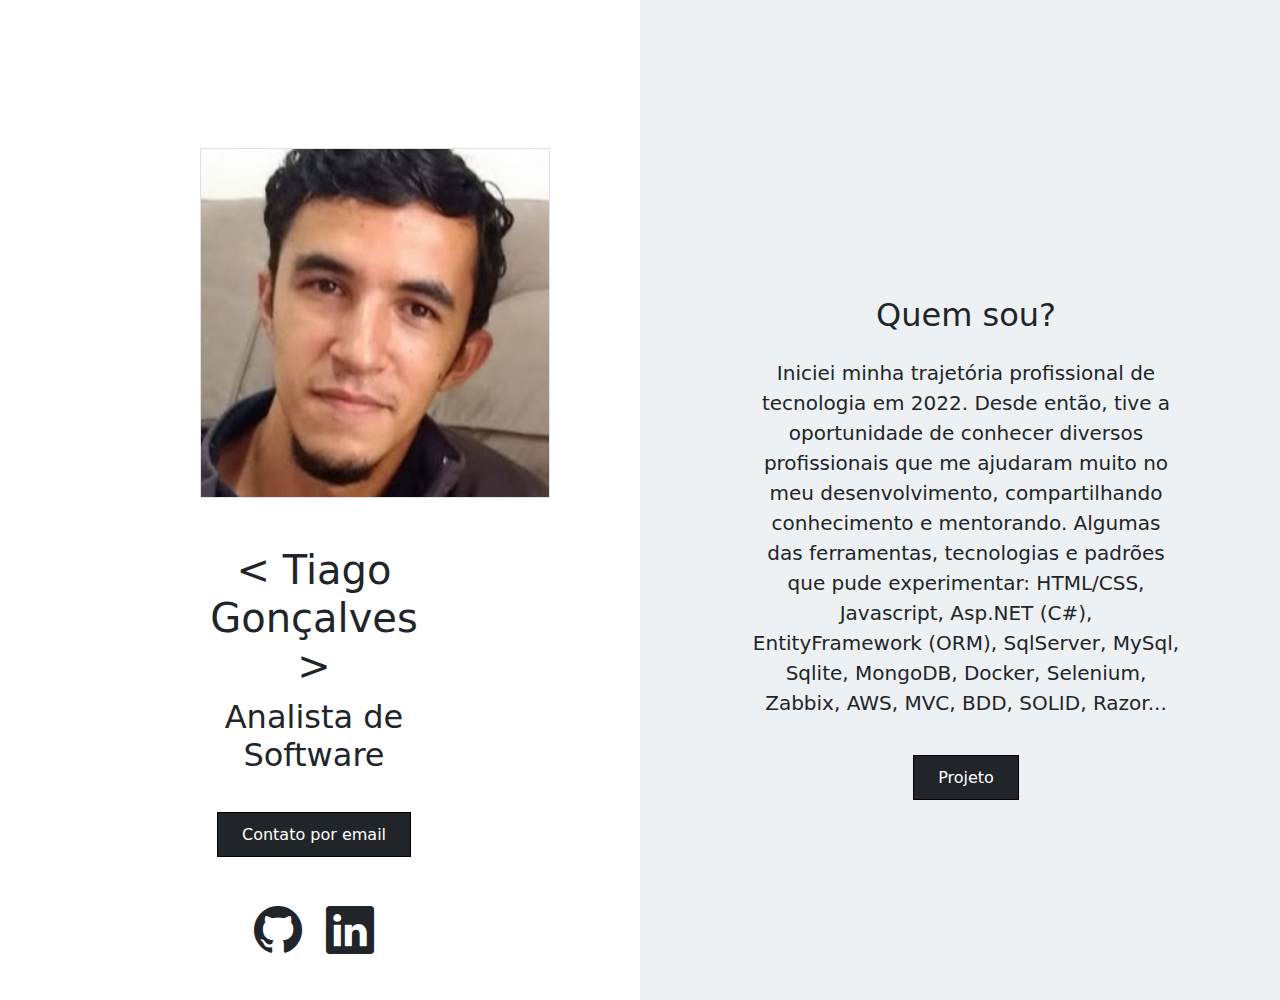
<file: index.html>
<!DOCTYPE html>
<html lang="en">
<head>
    <meta charset="UTF-8">
    <meta name="viewport" content="width=device-width, initial-scale=1.0">
    <title>Tiago Gonçalves | Analista de Software</title>

    <link href="https://cdn.jsdelivr.net/npm/bootstrap@5.3.3/dist/css/bootstrap.min.css" rel="stylesheet" integrity="sha384-QWTKZyjpPEjISv5WaRU9OFeRpok6YctnYmDr5pNlyT2bRjXh0JMhjY6hW+ALEwIH" crossorigin="anonymous">

    <link rel="stylesheet" href="https://cdn.jsdelivr.net/npm/bootstrap-icons@1.11.3/font/bootstrap-icons.min.css">
</head>
<body>

    <div class="row">
        <div class="col-md-6">
            <div class="" style="height: 1000px;padding: 148px 200px;">
    
                <div class="border photo m-auto" style="height: 350px;width: 350px;background-image: url('./assets/perfil.png');background-size: cover;">
    
                </div>
    
                <div class="text-center" style="margin: 48px 0;">
                    <h1>< Tiago Gonçalves ></h1>
                    <h2>Analista de Software</h2>
                </div>
    
                <div class="text-center" style="margin: 0 0 48px;">
                    <a href="#" class="bg-dark" style="border: 1px solid black;padding: 12px 24px;text-decoration: none;color: white;">Contato por email</a>
                </div>
    
                <div class="m-auto">
                    <div class="d-flex justify-content-center">
                        <i style="font-size: 3em;" class="bi bi-github"></i>
                        <i style="font-size: 3em; margin-left: 24px;" class="bi bi-linkedin"></i>
                    </div>
                </div>
    
            </div>
        </div>
    
        <div class="col-md-6"  style="background-color: #EDF1F4;">
            <div class="" style="height: 1000px;padding: 248px 100px;">

                <div class="text-center" style="margin: 48px 0;">   
                    <h2>Quem sou?</h2>                 <p class="mt-4" style="font-size: 20px;">Iniciei minha trajetória profissional de tecnologia em 2022. Desde então, tive a oportunidade de conhecer diversos profissionais que me ajudaram muito no meu desenvolvimento, compartilhando conhecimento e mentorando. Algumas das ferramentas, tecnologias e padrões que pude experimentar: HTML/CSS, Javascript, Asp.NET (C#), EntityFramework (ORM), SqlServer, MySql, Sqlite, MongoDB, Docker, Selenium, Zabbix, AWS, MVC, BDD, SOLID, Razor...</p>
                </div>
    
                <div class="text-center" style="margin: 0 0 48px;">
                    <a href="./pages/login.html" class="bg-dark" style="border: 1px solid black;padding: 12px 24px;text-decoration: none;color: white;">Projeto</a>
                </div>
    
            </div>
        </div>
    </div>    
    
</body>
</html>
</file>
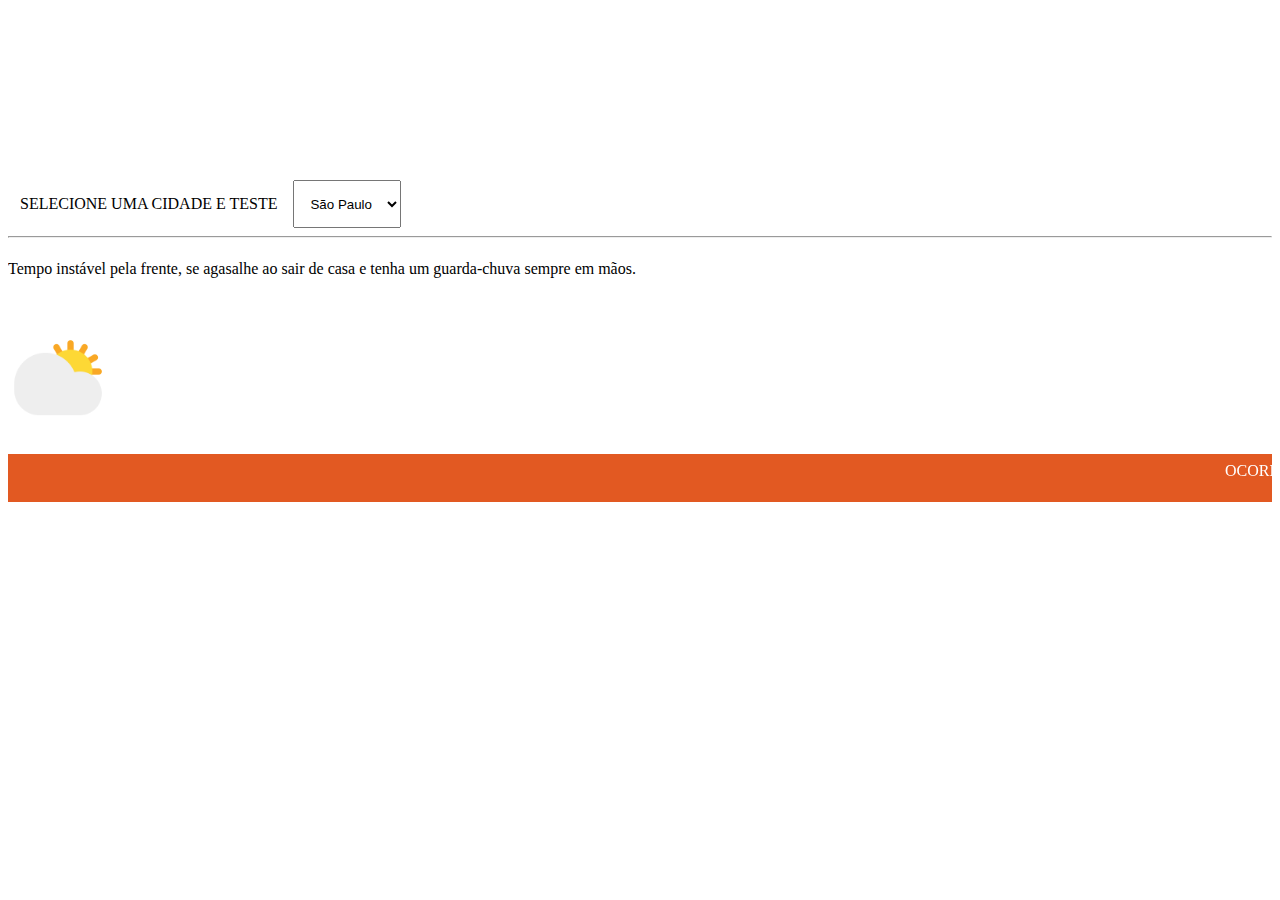
<file: pages/project_2/index.html>
<!DOCTYPE html>
<html lang="en">
  <head>
    <meta charset="UTF-8" />
    <meta name="viewport" content="width=device-width, initial-scale=1.0" />
    <title>WHEATHER API</title>

    <link
      rel="stylesheet"
      href="https://cdnjs.cloudflare.com/ajax/libs/font-awesome/6.0.0/css/all.min.css"
    />

    <link
      rel="stylesheet"
      href="https://mdbcdn.b-cdn.net/wp-content/themes/mdbootstrap4/docs-app/css/dist/mdb5/standard/core.min.css"
    />

    <link
      rel="stylesheet"
      id="roboto-subset.css-css"
      href="https://mdbcdn.b-cdn.net/wp-content/themes/mdbootstrap4/docs-app/css/mdb5/fonts/roboto-subset.css?ver=3.9.0-update.5"
      type="text/css"
      media="all"
    />
  </head>
  <body>
    <div class="row justify-content-center" style="margin-top: 180px">
      <div class="col-md-5">
        <div class="card" style="overflow: hidden">
          <div class="row">
            <div class="row p-2 justify-content-center">
              <a
                style="
                  padding: 12px;
                  max-width: 300px;
                  height: 48px;
                  margin: auto;
                "
                >SELECIONE UMA CIDADE E TESTE</a
              >
              <select
                id="cidades"
                style="
                  padding: 12px;
                  max-width: 200px;
                  height: 48px;
                  margin: auto;
                "
                class="form-select mb-2"
                aria-label="Default select example"
              >
                <option value="0">São Paulo</option>
                <option value="1">Paris</option>
                <option value="2">New York</option>
                <option value="3">Kyiv</option>
                <option value="4">Singapore</option>
              </select>
              <hr />
            </div>
            <div class="col-md-8">
              <div class="card-body">
                <h5 class="card-title" id="cidade"></h5>
                <p class="card-text">
                  Tempo instável pela frente, se agasalhe ao sair de casa e
                  tenha um guarda-chuva sempre em mãos.
                </p>
              </div>
            </div>
            <div class="col-md-3">
              <div class="" style="padding-top: 24px">
                <p id="wheather-logo" class="text-center">
                  <script>
                    function getRandomNumber() {
                      return Math.floor(Math.random() * 3);
                    }

                    const wheathears = ["cloud.png", "summer.png", "light.png"];
                    const index = getRandomNumber();

                    document.querySelector("#wheather-logo").innerHTML = `
                      <img
                        class=""
                        src="../../assets/${wheathears[index]}"
                        style="height: 100px"
                      />
                    `;
                  </script>
                </p>
              </div>
            </div>
          </div>

          <marquee
            id="texto-rotativo"
            scrollamount="6"
            style="
              background-color: #14a44d;
              color: #fff;
              height: 40px;
              padding-top: 8px;
              text-transform: uppercase;
              transform: translateY(0);
              border-bottom-right-radius: 0px solid #ccc;
            "
          ></marquee>
          <marquee
            id="texto-rotativo-2"
            scrollamount="6"
            style="
              background-color: #e25922;
              color: #fff;
              height: 40px;
              padding-top: 8px;
              text-transform: uppercase;
              transform: translateY(0);
              border-bottom-right-radius: 0px solid #ccc;
            "
          ></marquee>
        </div>
      </div>
    </div>
  </body>
</html>

<script type="text/javascript" src="../../js/project_2/index.js"></script>
</file>
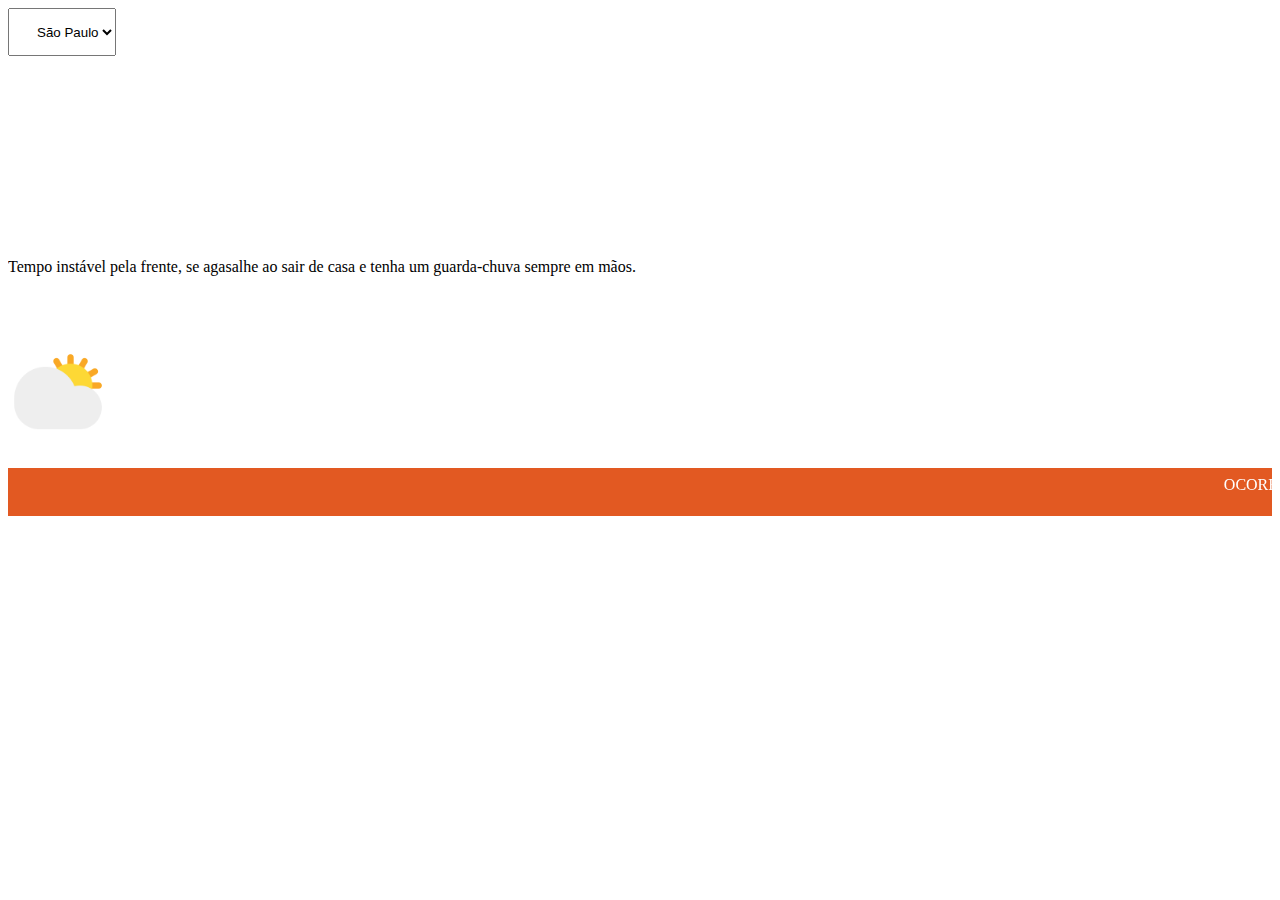
<file: project-2.html>
<!DOCTYPE html>
<html lang="en">
  <head>
    <meta charset="UTF-8" />
    <meta name="viewport" content="width=device-width, initial-scale=1.0" />
    <title>WHEATHER API</title>

    <link
      rel="stylesheet"
      href="https://cdnjs.cloudflare.com/ajax/libs/font-awesome/6.0.0/css/all.min.css"
    />

    <link
      rel="stylesheet"
      href="https://mdbcdn.b-cdn.net/wp-content/themes/mdbootstrap4/docs-app/css/dist/mdb5/standard/core.min.css"
    />

    <link
      rel="stylesheet"
      id="roboto-subset.css-css"
      href="https://mdbcdn.b-cdn.net/wp-content/themes/mdbootstrap4/docs-app/css/mdb5/fonts/roboto-subset.css?ver=3.9.0-update.5"
      type="text/css"
      media="all"
    />
  </head>
  <body>
    <select
      id="cidades"
      style="padding-left: 24px; max-width: 200px; height: 48px"
      class="form-select"
      aria-label="Default select example"
    >
      <option value="0">São Paulo</option>
      <option value="1">Paris</option>
      <option value="2">New York</option>
      <option value="3">Kyiv</option>
      <option value="4">Singapore</option>
    </select>

    <div class="row justify-content-center" style="margin-top: 180px">
      <div class="col-md-5">
        <div class="card" style="overflow: hidden">
          <div class="row">
            <div class="col-md-8">
              <div class="card-body">
                <h5 class="card-title" id="cidade"></h5>
                <p class="card-text">
                  Tempo instável pela frente, se agasalhe ao sair de casa e tenha um guarda-chuva sempre em mãos.
                </p>
              </div>
            </div>
            <div class="col-md-3">
              <div class="" style="padding-top: 40px">
                <p class="text-center">
                  <img
                    class=""
                    src="./assets/cloud.png"
                    style="height: 100px"
                  />
                </p>
              </div>
            </div>
          </div>

          <marquee
            id="texto-rotativo"
            scrollamount="6"
            style="
              background-color: #14a44d;
              color: #fff;
              height: 40px;
              padding-top: 8px;
              text-transform: uppercase;
              transform: translateY(0);
              border-bottom-right-radius: 0px solid #ccc;
            "
          ></marquee>
          <marquee
            id="texto-rotativo-2"
            scrollamount="6"
            style="
              background-color: #e25922;
              color: #fff;
              height: 40px;
              padding-top: 8px;
              text-transform: uppercase;
              transform: translateY(0);
              border-bottom-right-radius: 0px solid #ccc;
            "
          ></marquee>
        </div>
      </div>
    </div>
  </body>
</html>

<script>
  var cidade = document.getElementById("cidades");
  cidade.addEventListener("change", () => {
    console.log(cidade.options[cidade.value].text);

    chamadaWheather(cidade.options[cidade.value].text);
  });

  function chamadaWheather(nome_cidade) {
    const nomeCidade = nome_cidade != null ? nome_cidade : "São Paulo";

    const url = "https://wttr.in/" + nomeCidade + "?format=j1";

    fetch(url)
      .then((response) => {
        if (!response.ok) {
          throw new Error(`HTTP error! status: ${response.status}`);
        }
        return response.json();
      })
      .then((data) => {
        console.log(data);
        document.querySelector("#cidade").innerHTML =
          data.nearest_area[0].areaName[0].value +
          " / " +
          data.current_condition[0].FeelsLikeC +
          "°C";

        text_custom =
          "Previsão para os próximos dias: " +
          data.weather[0].date.substring(5, data[-1]).replace("-", "/") +
          " - " +
          data.weather[1].avgtempC +
          "°C  <span><img src='./assets/light.png' style='height:20px;margin:0 12px 4px' /></span> " +
          " | " +
          data.weather[1].date.substring(5, data[-1]).replace("-", "/") +
          " - " +
          data.weather[1].avgtempC +
          "°C  <span><img src='./assets/cloud.png' style='height:20px;margin:0 12px 4px' /></span> " +
          " | " +
          data.weather[2].date.substring(5, data[-1]).replace("-", "/") +
          " - " +
          data.weather[1].avgtempC +
          "°C  <span><img src='./assets/summer.png' style='height:20px;margin:0 12px 4px' /></span> ";

        document.querySelector("#texto-rotativo").innerHTML = text_custom;
        document.querySelector("#texto-rotativo-2").style.display = 'none'
      })
      .catch((error) => {
        document.querySelector("#texto-rotativo").style.display = 'none'
        document.querySelector("#texto-rotativo-2").style.display = 'block'
        document.querySelector("#texto-rotativo-2").innerHTML = 'ocorreu um erro ao realizar a chamada de api, por favor, tente novamente mais tarde';
      });
  }

  chamadaWheather(cidade.options[cidade.value].text);
</script>
</file>
